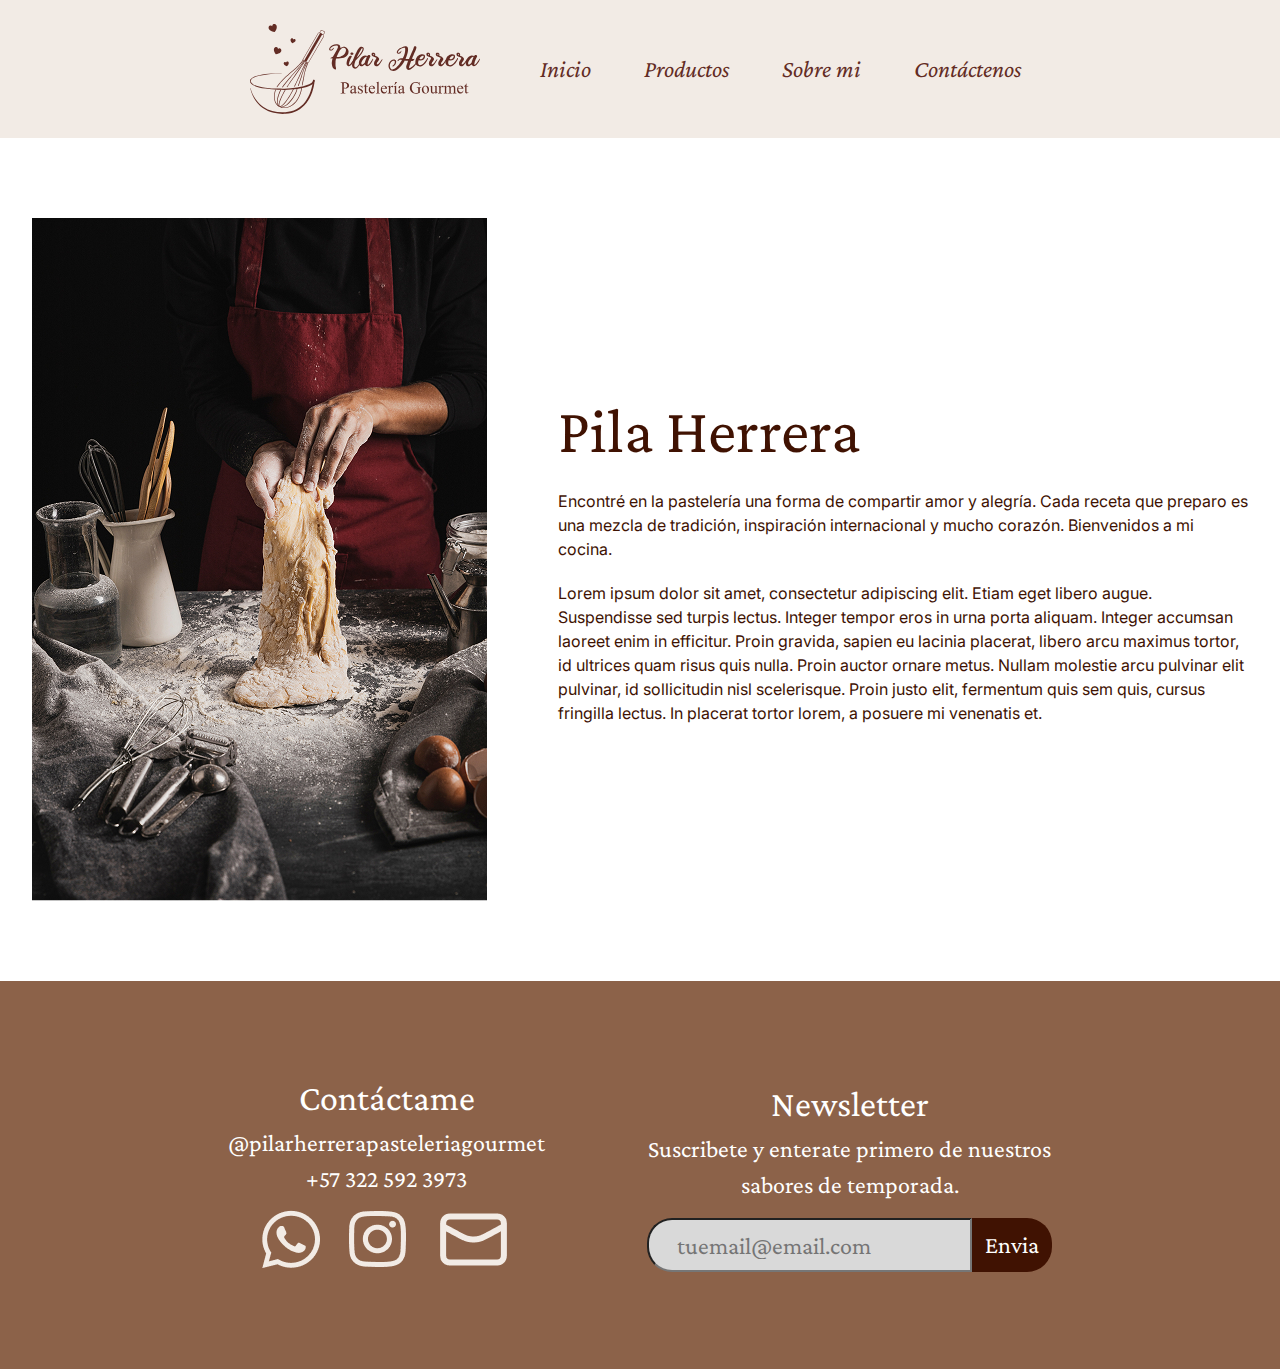
<file: perfil.html>
<!DOCTYPE html>
<html lang="en">

<head>
    <meta charset="UTF-8"/>
    <meta name="viewport" content="width=device-width, initial-scale=1.0"/>
    <title>Pilar Herrera Pastelería - Home</title>
    <link rel="stylesheet" href="/css/style.css"/>
    <link rel="stylesheet" href="/css/perfil.css"/>
    <link rel="stylesheet" href="/css/navbar.css"/>
    <link rel="stylesheet" href="/css/footer.css"/>
    <link rel="preconnect" href="https://fonts.googleapis.com">
    <link rel="preconnect" href="https://fonts.gstatic.com" crossorigin>
    <link href="https://fonts.googleapis.com/css2?family=Crimson+Pro:ital,wght@0,200..900;1,200..900&family=Inter:ital,opsz,wght@0,14..32,100..900;1,14..32,100..900&display=swap"
          rel="stylesheet">
</head>
<body>

<!-- esto es el navbar -->
<section id="navbar-container">
    <script src="/js/navbar.js"></script>
    <script>
        renderNavBar();
    </script>
</section>
<!-- este es el final del navbar -->

<!--Inicio Perfil-->
<section class="perfil">
    <div class="perfil-contenedor">
        <img src="/assets/imagenes/perfil.jpg" alt="">
        <div class="perfil-texto">
            <h1>Pila Herrera</h1>
            <p>Encontré en la pastelería una forma de compartir amor y alegría. Cada receta que preparo es una mezcla de tradición, inspiración internacional y mucho corazón. Bienvenidos a mi cocina.</p>
            <p>
                Lorem ipsum dolor sit amet, consectetur adipiscing elit. Etiam eget  libero augue. Suspendisse sed turpis lectus. Integer tempor eros in urna porta aliquam. Integer accumsan laoreet enim in efficitur. Proin  gravida, sapien eu lacinia placerat, libero arcu maximus tortor, id  ultrices quam risus quis nulla. Proin auctor ornare metus. Nullam  molestie arcu pulvinar elit pulvinar, id sollicitudin nisl scelerisque.  Proin justo elit, fermentum quis sem quis, cursus fringilla lectus. In  placerat tortor lorem, a posuere mi venenatis et.
            </p>
        </div>
    </div>
</section>
<!--Final Perfil-->

<!-- Inicio footer -->
<footer id="footer">
    <div class="footer-contacto">
        <h1>Contáctame</h1>
        <a
                href="https://www.instagram.com/pilarherrerapasteleriagourmet/"
                target="_blank"
        >@pilarherrerapasteleriagourmet</a
        ><br/>
        <a href="tel: +573225923973">+57 322 592 3973</a>
        <div class="footer-iconos">
            <a href="https://wa.me/57322592397" target="_blank"
            ><img
                    src="/assets/imagenes/whatsapp-svgrepo-com 1.png"
                    alt="Logo whatsapp"
            /></a>
            <a
                    href="https://www.instagram.com/pilarherrerapasteleriagourmet/"
                    target="_blank"
            ><img
                    src="/assets/imagenes/instagram-167-svgrepo-com 1.png"
                    alt="Logo instagram"
            /></a>
            <a href="mailto:pily126@gmail.com" target="_blank"
            ><img
                    src="/assets/imagenes/mail-alt-3-svgrepo-com 1.png"
                    alt="Logo email"
            /></a>
        </div>
    </div>
    <div class="footer-newsletter">
        <h2>Newsletter</h2>
        <p>
            Suscribete y enterate primero de nuestros<br/>sabores de temporada.
        </p>
        <form name="newsletter" method="POST" data-netlify="true">
            <input type="hidden" name="form-name" value="newsletter"/>
            <input
                    type="email"
                    class="input-personalizado"
                    placeholder="tuemail@email.com"
                    required
            />
            <button type="submit">Envia</button>
        </form>
    </div>
</footer>
<!-- Fin footer -->

<script src="/js/testimonios.js"></script>

</body>
</html>
</file>
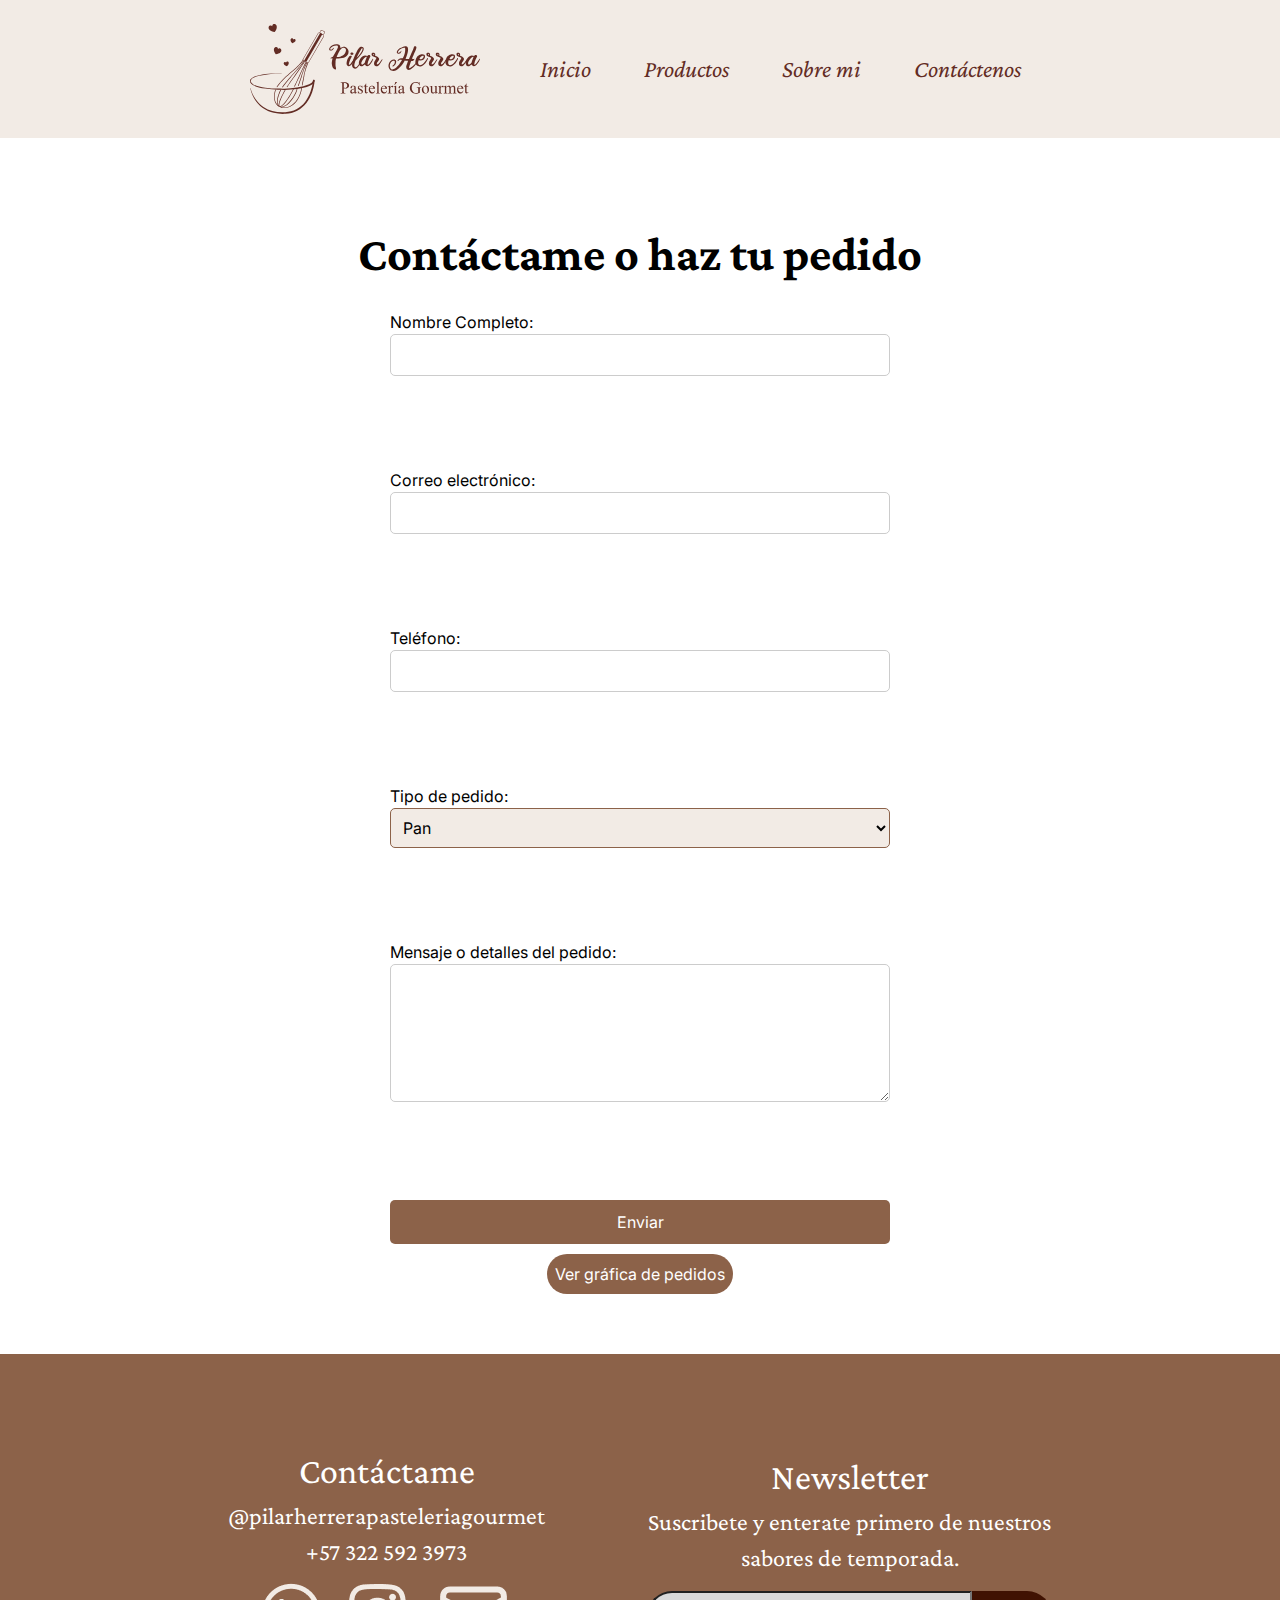
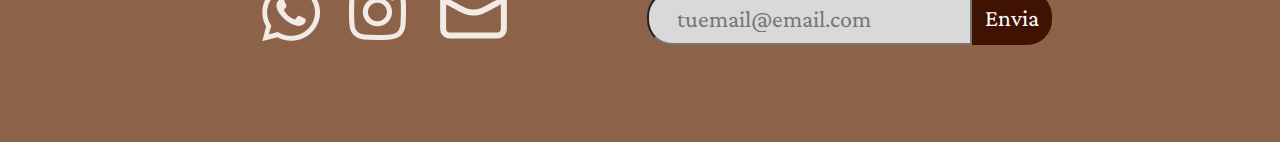
<file: templates/form.html>
<!doctype html>
<html lang="en">
<head>
    <meta charset="UTF-8">
    <meta name="viewport" content="width=device-width, initial-scale=1">
    <title>Pilar Herrera Pastelería - Contáctame</title>
    <link rel="stylesheet" href="/css/style.css"/>
    <link rel="stylesheet" href="/css/navbar.css"/>
    <link rel="stylesheet" href="/css/footer.css"/>
    <link rel="stylesheet" href="../css/form.css">
    <link rel="preconnect" href="https://fonts.googleapis.com">
    <link rel="preconnect" href="https://fonts.gstatic.com" crossorigin>
    <link href="https://fonts.googleapis.com/css2?family=Crimson+Pro:ital,wght@0,200..900;1,200..900&family=Inter:ital,opsz,wght@0,14..32,100..900;1,14..32,100..900&display=swap" rel="stylesheet">

</head>
<body>
    <!-- esto es el navbar -->
<section id="navbar-container">
    <script src="../js/navbar.js"></script>
    <script>
        renderNavBar();
    </script>
</section>
<!-- este es el final del navbar -->

<section class="formulario">
    <!-- templates/form.html -->
<h2>Contáctame o haz tu pedido</h2>
<form id="pedidoForm" class="form">
    <label>Nombre Completo:<br><input type="text" name="nombre" required></label><br><br>

    <label>Correo electrónico:<br><input type="email" name="email" required></label><br><br>

    <label>Teléfono:<br><input type="tel" name="telefono" required></label><br><br>

    <label>Tipo de pedido:<br>
        <select name="tipo">
            <option value="Torta">Pan</option>
            <option value="Cupcakes">Tortas</option>
            <option value="Galletas">Galletas</option>
            <option value="Postres">Postres</option>
        </select>
    </label><br><br>

    <label>Mensaje o detalles del pedido:<br>
        <textarea name="mensaje" rows="5" required></textarea>
    </label><br><br>

    <button class="boton-formulario" type="submit">Enviar</button>
    <a href="/grafica-pedidos" class="grafica-pedidos" target="_blank">
        <button type="button">Ver gráfica de pedidos</button>
    </a>
</form>
</section>

<script>
    document.getElementById('pedidoForm').addEventListener('submit', async function (e) {
        e.preventDefault();
        const formData = new FormData(e.target);
        const data = Object.fromEntries(formData.entries());

        const res = await fetch('/guardar_pedido', {
            method: 'POST',
            headers: {'Content-Type': 'application/json'},
            body: JSON.stringify(data),
        });

        if (res.ok) alert("¡Gracias por tu mensaje! Te contactaremos pronto.");
        else alert("Hubo un error al enviar el formulario.");
    });
</script>

<!-- Inicio footer -->
<footer id="footer">
    <div class="footer-contacto">
        <h1>Contáctame</h1>
        <a
                href="https://www.instagram.com/pilarherrerapasteleriagourmet/"
                target="_blank"
        >@pilarherrerapasteleriagourmet</a
        ><br/>
        <a href="tel: +573225923973">+57 322 592 3973</a>
        <div class="footer-iconos">
            <a href="https://wa.me/57322592397" target="_blank"
            ><img
                    src="/assets/imagenes/whatsapp-svgrepo-com 1.png"
                    alt="Logo whatsapp"
            /></a>
            <a
                    href="https://www.instagram.com/pilarherrerapasteleriagourmet/"
                    target="_blank"
            ><img
                    src="/assets/imagenes/instagram-167-svgrepo-com 1.png"
                    alt="Logo instagram"
            /></a>
            <a href="mailto:pily126@gmail.com" target="_blank"
            ><img
                    src="/assets/imagenes/mail-alt-3-svgrepo-com 1.png"
                    alt="Logo email"
            /></a>
        </div>
    </div>
    <div class="footer-newsletter">
        <h2>Newsletter</h2>
        <p>
            Suscribete y enterate primero de nuestros<br/>sabores de temporada.
        </p>
        <form name="newsletter" method="POST" data-netlify="true">
            <input type="hidden" name="form-name" value="newsletter"/>
            <input
                    type="email"
                    class="input-personalizado"
                    placeholder="tuemail@email.com"
                    required
            />
            <button type="submit">Envia</button>
        </form>
    </div>
</footer>
<!-- Fin footer -->

</body>
</html>
</file>
<file: css/perfil.css>
.perfil-contenedor {
    display: flex;
    max-width: 1460px;
    width: 100%;
    margin: 0 auto;
    gap: 40px;
    justify-content: space-evenly;
    align-items: center;
    padding: 80px 0;
}

.perfil-texto {
    max-width: 690px;
    width: 100%;
}

.perfil-texto h1 {
    font-size: 4rem;
    font-family: "Crimson Pro", serif;
    font-weight: 400;
    color: #401202;
}

.perfil-texto p {
    font-family: "Inter", serif;
    color: #401202;
    padding: 10px 0;
}

@media (max-width: 768px) {
    .perfil-contenedor {
        flex-direction: column;
        padding: 20px 10px;
    }
}
</file>
<file: css/navbar.css>
.navbar {
  background-color: #f2ebe5;
  width: 100%;
  display: flex;
  flex-direction: row;
  justify-content: space-between;
  align-items: center;
  padding: 0px 229px;
  font-family: "Crimson Pro";
  font-style: italic;
  font-size: 24px;
}
.nav-links {
  display: flex;
  padding: 30px;
  flex-direction: row;
  gap: 53px;
  /* margin-left: 80px;
  margin-right: 80px; */
  align-items: center;
}

.nav-links li a {
  color: #632c24;
  font-weight: normal;
}
.menu {
  display: none;
}

.nav-links li a.active-link {
  font-weight: bold;
  color: #632c24;
}

@media (max-width: 768px) {
  .navbar {
    padding: 0px 70px;
  }
  .nav-links {
    display: none;
    flex-direction: column;
  }

  .nav-links.active {
    display: flex;
  }

  .menu {
    display: block;
  }
}
</file>
<file: css/footer.css>
#footer {
  background-color: #8c6249;
  color: #ffffff;
  padding: 90px 228px;
  font-family: "crimson pro";
  display: flex;
  justify-content: space-between;
  align-items: center;
}

.footer-contacto {
  text-align: center;
}

.footer-contacto h1,
.footer-newsletter h2 {
  font-size: 48px;
  font-weight: 400;
}

.footer-contacto a,
.footer-newsletter p,
form {
  font-size: 24px;
}

.footer-iconos {
  display: flex;
  justify-content: center;
  align-items: center;
  flex-direction: row;
  gap: 27px;
  margin-top: 3px;
}

.footer-newsletter {
  display: flex;
  flex-direction: column;
  align-items: center;
}

.footer-newsletter form {
  display: flex;
}

.footer-newsletter p {
  text-align: center;
  margin-bottom: 15px;
}

.footer-newsletter button {
  background-color: #401202;
  color: #ffffff;
  max-width: 140px;
  min-width: 80px;
  height: 54px;
  border-radius: 0px 25px 25px 0px;
  transition: 0.3s;
}

.footer-newsletter button:hover {
  background-color: #ffffff;
  color: #401202;
}

.input-personalizado {
  background-color: #d9d9d9;
  max-width: 491px;
  min-width: auto;
  height: 54px;
  border-radius: 25px 0px 0px 25px;
  padding: 0px 28px;
}

@media (max-width: 1440px) {
  .footer-contacto h1,
  .footer-newsletter h2 {
    font-size: 36px;
  }
}

@media (max-width: 1024px) {
  #footer {
    flex-direction: column;
    gap: 40px;
  }
}

@media (max-width: 1440px) {
  .footer-contacto h1,
  .footer-newsletter h2 {
    font-size: 36px;
  }
}
@media (max-width: 1024px) {
  #footer {
    flex-direction: column;
    gap: 40px;
  }
}

@media (max-width: 425px) {
  #footer {
    width: 100%;
    padding: 90px 30px;
  }
  .footer-contacto h1,
  .footer-newsletter h2 {
    font-size: 30px;
  }

  .footer-contacto a,
  .footer-newsletter p,
  form {
    font-size: 20px;
  }
  .input-personalizado {
    font-size: 16px;
  }
  .footer-newsletter button {
    font-size: 16px;
  }
}

.desarrollado {
  font-size: 0.7em;
  padding: 2px;
  text-align: center;
}
</file>
<file: css/form.css>
.formulario {
	max-width: 1460px;
	width: 100%;
	margin: 0 auto;
	padding: 60px;
}

.formulario h2 {
	text-align: center;
	margin: 0;
	padding: 20px 0;
	font-family: "Crimson Pro", serif;
	font-size: 3rem;
}

.form {
	display: grid;
	justify-content: space-evenly;
	align-items: center;
	gap: 10px;
}

.form label {
	font-family: "Inter", serif;
	font-size: 1rem;
}

.form input {
	width: 100%;
	padding: 8px;
	border-radius: 5px;
	border: 1px solid #ccc;
	font-family: "Inter", serif;
	font-size: 1rem;
}

.form select {
	width: 100%;
	padding: 8px;
	border-radius: 5px;
	border: 1px solid #8C6249;
	font-family: "Inter", serif;
	font-size: 1rem;
	background-color: #F2EBE5;
}

.form textarea {
	width: 500px;

	padding: 8px;
	border-radius: 5px;
	border: 1px solid #ccc;
	font-family: "Inter", serif;
	font-size: 1rem;
}

.boton-formulario {
	width: 100%;
	padding: 10px;
	background-color: #8C6249;
	border-radius: 5px;
	border: none;
	font-family: "Inter", serif;
	font-size: 1rem;
	cursor: pointer;
	color: white;
}

.grafica-pedidos {
	background-color: #8C6249;
	margin: 0 auto;
	padding: 8px;
	font-family: "Inter", serif;
	font-size: 1rem;
	-webkit-border-radius:25px;
	-moz-border-radius:25px;
	-ms-border-radius:25px;
	-o-border-radius:25px;
	border-radius: 25px;
}

.grafica-pedidos button {
	color: white;
}
</file>
<file: css/style.css>
/* RESET CSS BÁSICO */
*,
*::before,
*::after {
  box-sizing: border-box;
  margin: 0;
  padding: 0;
}

html, body {
  height: 100%;
  font-family: sans-serif; /* puedes cambiarlo a lo que quieras */
  line-height: 1.5;
  -webkit-font-smoothing: antialiased;
}

img, picture, video, canvas, svg {
  display: block;
  max-width: 100%;
}

input, button, textarea, select {
  font: inherit;
}

a {
  text-decoration: none;
  color: inherit;
}

ul, ol {
  list-style: none;
}

button {
  cursor: pointer;
  background: none;
  border: none;
}

table {
  border-collapse: collapse;
  border-spacing: 0;
}

/* Varianbles del proyecto */
:root {

  /* colores */
  --texto-primario: #632C24;
  --texto-secundario: white;
  --bg-primario: #F2EBE5;
  --bg-secondario: #8C6249;

  /* fuentes */
  --fuente-principal: 'Crimson Pro', sans-serif;
  --fuente-secundaria: 'Inter', sans-serif;
}
</file>
